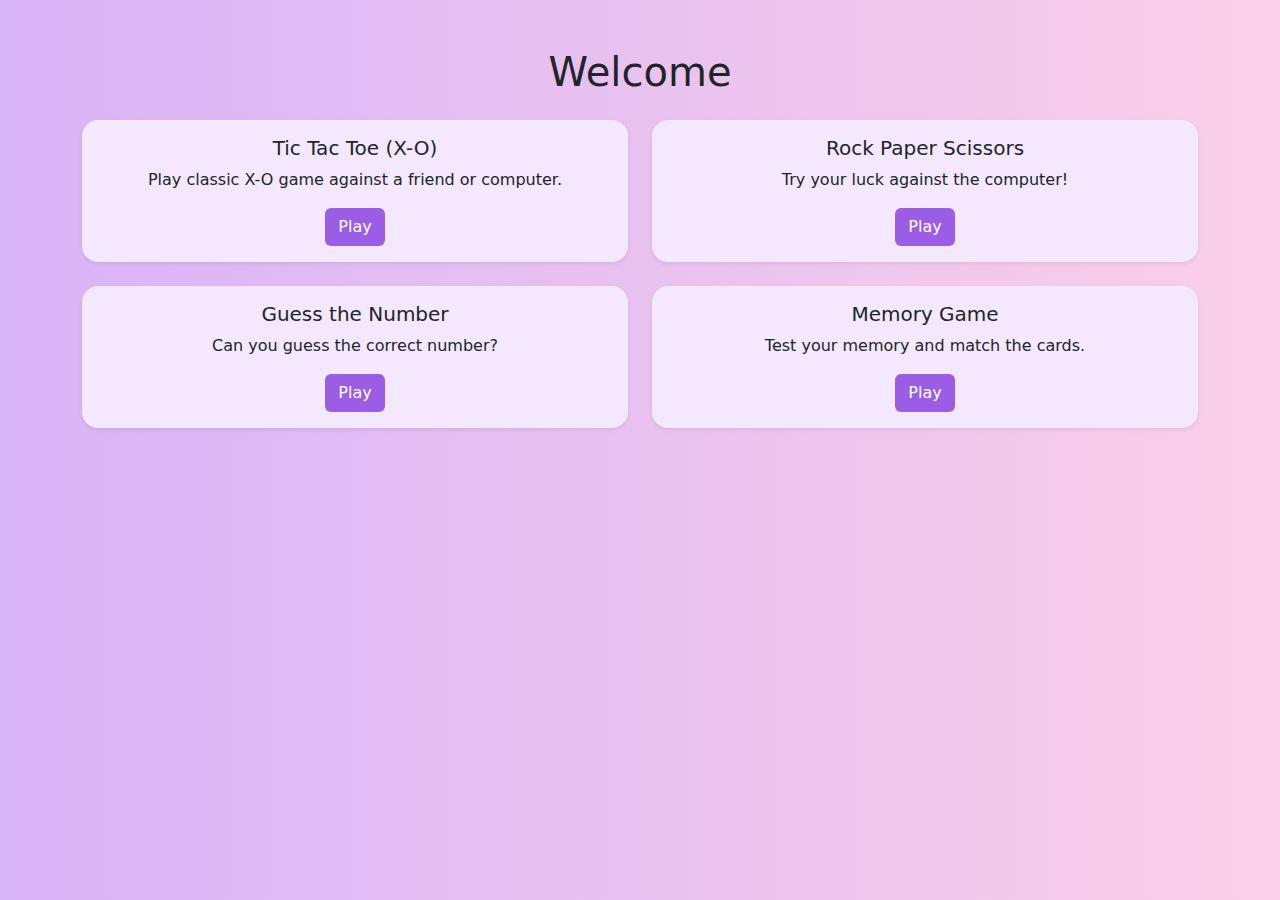
<file: index.html>
<!DOCTYPE html>
<html lang="en">
<head>
    <meta charset="UTF-8" />
    <meta name="viewport" content="width=device-width, initial-scale=1.0">
    <title>Game Hub</title>
    <link rel="stylesheet" href="https://cdn.jsdelivr.net/npm/bootstrap@5.3.3/dist/css/bootstrap.min.css">
    <link rel="stylesheet" href="./css/style.css">
</head>
<body class="bg-light">

    <div class="container py-5">
        <h1 class="text-center mb-4">Welcome</h1>
        <div class="row row-cols-1 row-cols-md-2 g-4">

        <div class="col">
            <div class="card Tic text-center h-100 shadow-sm">
            <div class="card-body">
                <h5 class="card-title">Tic Tac Toe (X-O)</h5>
                <p class="card-text">Play classic X-O game against a friend or computer.</p>
                <a href="tic-tac-toe.html" class="btn btn-custom">Play</a>
            </div>
            </div>
        </div>

        <div class="col">
            <div class="card Rock text-center h-100 shadow-sm">
            <div class="card-body">
                <h5 class="card-title">Rock Paper Scissors</h5>
                <p class="card-text">Try your luck against the computer!</p>
                <a href="rock-paper-scissors.html" class="btn btn-custom">Play</a>
            </div>
            </div>
        </div>

        <div class="col">
            <div class="card Number text-center h-100 shadow-sm">
            <div class="card-body">
                <h5 class="card-title">Guess the Number</h5>
                <p class="card-text">Can you guess the correct number?</p>
                <a href="guess-the-number.html" class="btn btn-custom">Play</a>
            </div>
            </div>
        </div>

        <div class="col">
            <div class="card memory text-center h-100 shadow-sm">
            <div class="card-body">
                <h5 class="card-title">Memory Game</h5>
                <p class="card-text">Test your memory and match the cards.</p>
                <a href="memory-game.html" class="btn btn-custom">Play</a>
            </div>
            </div>
        </div>

        </div>
    </div>

    <script src="https://cdn.jsdelivr.net/npm/bootstrap@5.3.3/dist/js/bootstrap.bundle.min.js"></script>
</body>
</html>
</file>
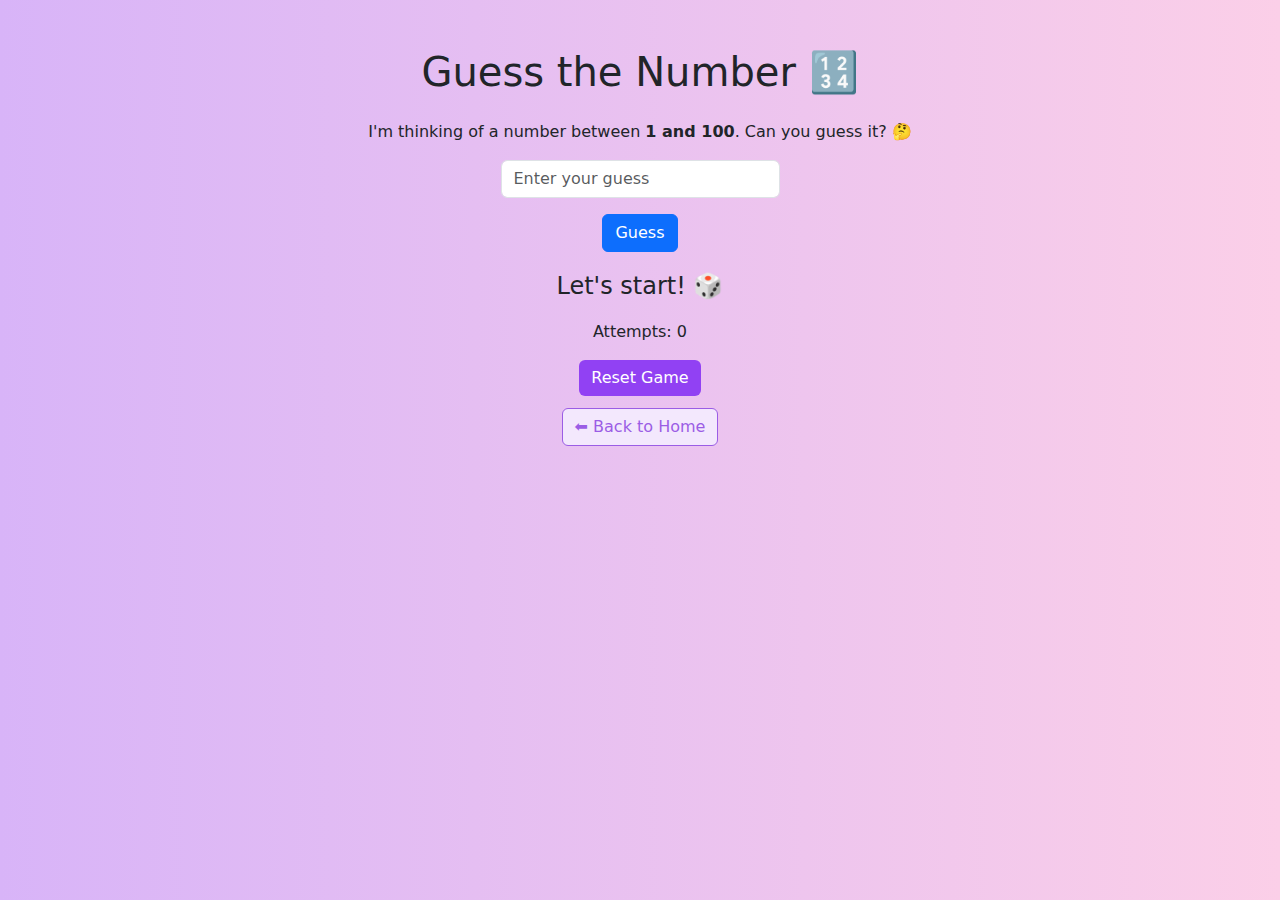
<file: guess-the-number.html>
<!DOCTYPE html>
<html lang="en">
<head>
    <meta charset="UTF-8" />
    <meta name="viewport" content="width=device-width, initial-scale=1.0">
    <title>Guess the Number</title>
    <link rel="stylesheet" href="https://cdn.jsdelivr.net/npm/bootstrap@5.3.3/dist/css/bootstrap.min.css">
    <link rel="stylesheet" href="css/style.css">
</head>
<body class="bg-light">
    <div class="container text-center py-5">
        <h1 class="mb-4">Guess the Number 🔢</h1>
        <p class="mb-3">I'm thinking of a number between <strong>1 and 100</strong>. Can you guess it? 🤔</p>
        
        <div class="mb-3">
        <input type="number" id="guessInput" class="form-control w-25 mx-auto" placeholder="Enter your guess">
        </div>
        
        <button onclick="checkGuess()" class="btn btn-primary mb-3">Guess</button>
        
        <div id="message" class="fs-4 mb-3">Let's start! 🎲</div>
        
        <div>Attempts: <span id="attempts">0</span></div>

        <button onclick="resetGame()" id="resetBtn" class="btn btn-secondary mt-3">Reset Game</button>
        <br>
        <a href="index.html" class="btn btn-outline-primary mt-2">⬅ Back to Home</a>
    </div>

    <script src="js/guess-the-number.js"></script>
</body>
</html>
</file>
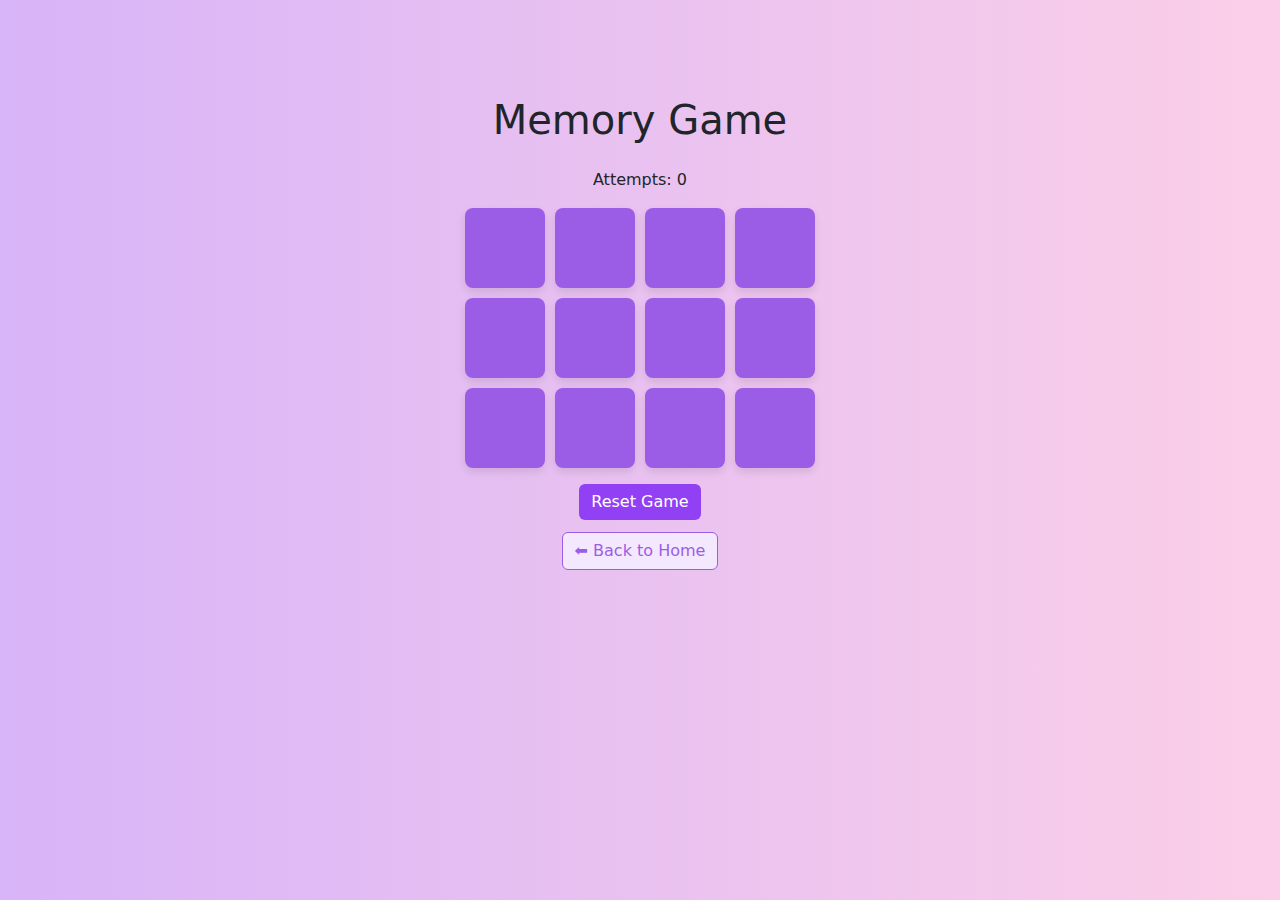
<file: memory-game.html>
<!DOCTYPE html>
<html lang="en">
<head>
    <meta charset="UTF-8" />
    <meta name="viewport" content="width=device-width, initial-scale=1.0">
    <title>Memory Game</title>
    <link rel="stylesheet" href="https://cdn.jsdelivr.net/npm/bootstrap@5.3.3/dist/css/bootstrap.min.css">
    <link rel="stylesheet" href="css/style.css">
    <style>
    
    </style>
</head>
<body class="bg-light">
    <div class="container text-center py-5 memory-game">
        <div class="container text-center py-5 memory-game">
            <h1 class="mb-4">Memory Game</h1>
            <div class="mb-3">Attempts: <span id="attempts">0</span></div>
            <div id="gameBoard" class="game-board"></div>
            <button onclick="resetGame()" id="resetBtn" class="btn btn-secondary mt-3">Reset Game</button>
            <br>
            <a href="index.html" class="btn btn-outline-primary mt-2">⬅ Back to Home</a>
        </div>
    </div>

    <script src="js/memory-game.js"></script>
</body>
</html>
</file>
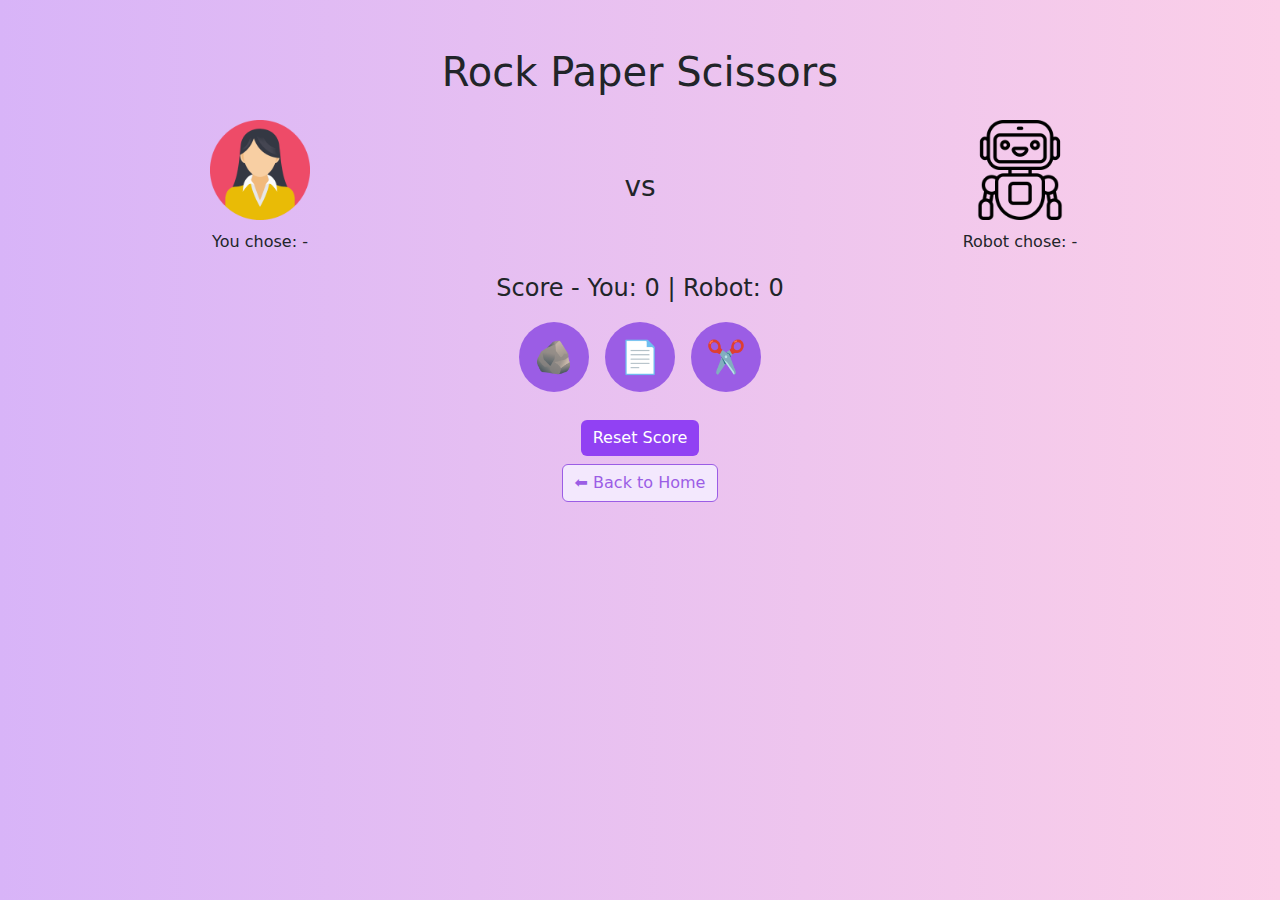
<file: rock-paper-scissors.html>
<!DOCTYPE html>
<html lang="en">
<head>
    <meta charset="UTF-8" />
    <meta name="viewport" content="width=device-width, initial-scale=1.0">
    <title>Rock Paper Scissors</title>
    <link rel="stylesheet" href="https://cdn.jsdelivr.net/npm/bootstrap@5.3.3/dist/css/bootstrap.min.css">
    <link rel="stylesheet" href="css/style.css">
</head>
<body class="bg-light">
    <div class="container text-center py-5">
        <h1 class="mb-4">Rock Paper Scissors</h1>

        <div class="row justify-content-center mb-3">
            <div class="col-4">
            <img id="playerImg" src="./images/woman.png" class="choice-img" alt="You">
            <div>You chose: <span id="playerChoice">-</span></div>

            </div>
            <div class="col-4 align-self-center fs-3">vs</div>
            <div class="col-4">
            <img id="robotImg" src="./images/robot.png" class="choice-img" alt="Robot">
            <div>Robot chose: <span id="robotChoice">-</span></div>
            </div>
        </div>

        <div class="mb-3 fs-4">Score - You: <span id="playerScore">0</span> | Robot: <span id="robotScore">0</span></div>

        <div class="d-flex justify-content-center gap-3 mb-4">
            <button class="btn btn-choice" onclick="play('rock')">🪨</button>
            <button class="btn btn-choice" onclick="play('paper')">📄</button>
            <button class="btn btn-choice" onclick="play('scissors')">✂️</button>
        </div>

        <button onclick="resetScore()" id="resetScoreBtn" class="btn btn-secondary mb-2">Reset Score</button>
        <br>
        <a href="index.html" class="btn btn-outline-primary">⬅ Back to Home</a>
    </div>


  <script src="js/rock-paper-scissors.js"></script>
</body>
</html>
</file>
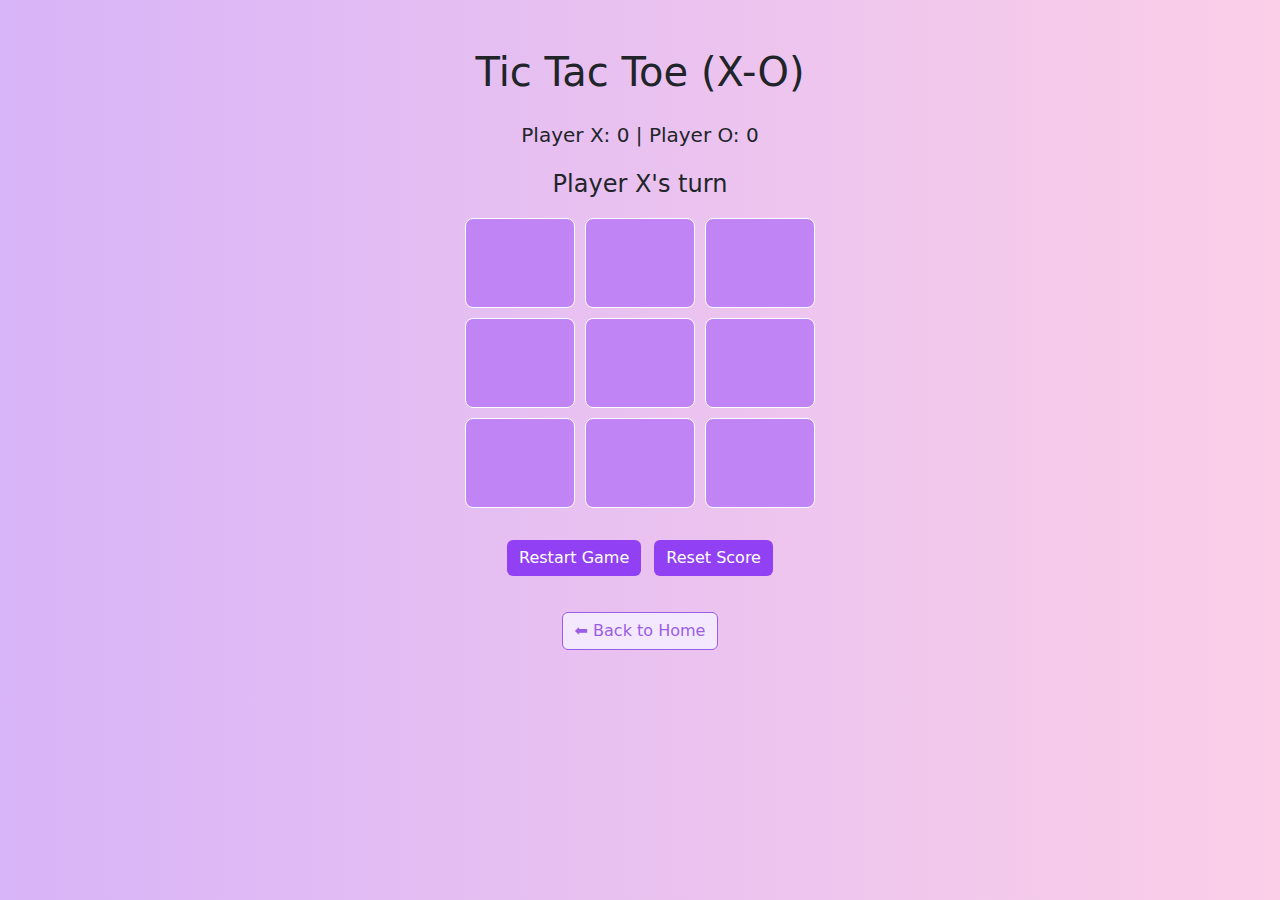
<file: tic-tac-toe.html>
<!DOCTYPE html>
<html lang="en">
<head>
    <meta charset="UTF-8" />
    <meta name="viewport" content="width=device-width, initial-scale=1.0">
    <title>Tic Tac Toe</title>
    <link rel="stylesheet" href="https://cdn.jsdelivr.net/npm/bootstrap@5.3.3/dist/css/bootstrap.min.css">
    <link rel="stylesheet" href="css/style.css">
</head>
<body class="bg-light">
    <div class="container py-5 text-center">
    <h1 class="mb-4">Tic Tac Toe (X-O)</h1>
    <div id="scoreBoard" class="mb-3 fs-5">
        Player X: <span id="scoreX">0</span> | Player O: <span id="scoreO">0</span>
    </div>

    <div id="status" class="mb-3 fs-4">Player X's turn</div>

    <div class="game-board mb-4">
        <div class="grid-container">
        <button class="btn btn-tic cell" data-index="0"></button>
        <button class="btn btn-tic cell" data-index="1"></button>
        <button class="btn btn-tic cell" data-index="2"></button>
        <button class="btn btn-tic cell" data-index="3"></button>
        <button class="btn btn-tic cell" data-index="4"></button>
        <button class="btn btn-tic cell" data-index="5"></button>
        <button class="btn btn-tic cell" data-index="6"></button>
        <button class="btn btn-tic cell" data-index="7"></button>
        <button class="btn btn-tic cell" data-index="8"></button>
        </div>
    </div>

    <button id="resetBtn" class="btn mt-2">Restart Game</button>
    <button id="resetScoreBtn" class="btn mt-2">Reset Score</button>

    <br><br>
    <a href="index.html" class="btn btn-outline-primary mt-2">⬅ Back to Home</a>
    </div>
    <script src="js/tic-tac-toe.js"></script>
</body>
</html>
</file>
<file: css/style.css>
body{
    background: linear-gradient(to right, #d8b4f8, #fbcfe8);
}

.card {
    background-color: #f3e8fd;
    border: none;
    box-shadow: 0 4px 8px rgba(0,0,0,0.1);
    border-radius: 16px;
}

.btn-custom {
    background-color: #9b5de5;
    color: white;
}
.btn-custom:hover {
    background-color: #b783f2;
    color: white;
}

/* tic-tac-toe */
.btn-tic {
    background-color: #c084f5;
    color: white;
    font-size: 2rem;
    height: 90px;
    border: 1px solid white;
    border-radius: 8px;
}

.btn-tic:hover {
    background-color: #a75ee9;
}

#resetBtn, #resetScoreBtn {
    background-color: #9141f3;
    color: white;
    border: none;
    margin: 4px;
}

#resetBtn:hover, #resetScoreBtn:hover {
    background-color: #b783f2;
}

a.btn-outline-primary {
    background-color: #f3e8fd;
    color: #9b5de5;
    border: 1px solid #9b5de5;
    font-weight: 500;
}

a.btn-outline-primary:hover {
    background-color: #9141f3;
    color: white;
}

.grid-container {
    display: grid;
    grid-template-columns: repeat(3, 1fr);
    gap: 10px;
}

.game-board {
    width: 100%;
    max-width: 350px;
    margin: 0 auto;
}

/* rock-paper-scissors */
.choice-img {
    width: 100px;
    height: 100px;
    margin-bottom: 10px;
}

.btn-choice {
    font-size: 2rem;
    background-color: #9b5de5;
    color: white;
    border: none;
    width: 70px;
    height: 70px;
    border-radius: 50%;
    transition: transform 0.2s;
}

.btn-choice:hover {
    background-color: #b783f2;
    transform: scale(1.2);
}

/* memory game */
.memory-game .game-board {
    display: grid;
    grid-template-columns: repeat(4, 80px);
    grid-gap: 10px;
    justify-content: center;
}

.memory-game .card {
    width: 80px;
    height: 80px;
    font-size: 2rem;
    background-color: #9b5de5;
    color: white;
    border-radius: 8px;
    display: flex;
    align-items: center;
    justify-content: center;
    cursor: pointer;
    transition: transform 0.3s;
}

.memory-game .card.flipped {
    background-color: #fff;
    color: #9b5de5;
    transform: rotateY(180deg);
}
</file>
